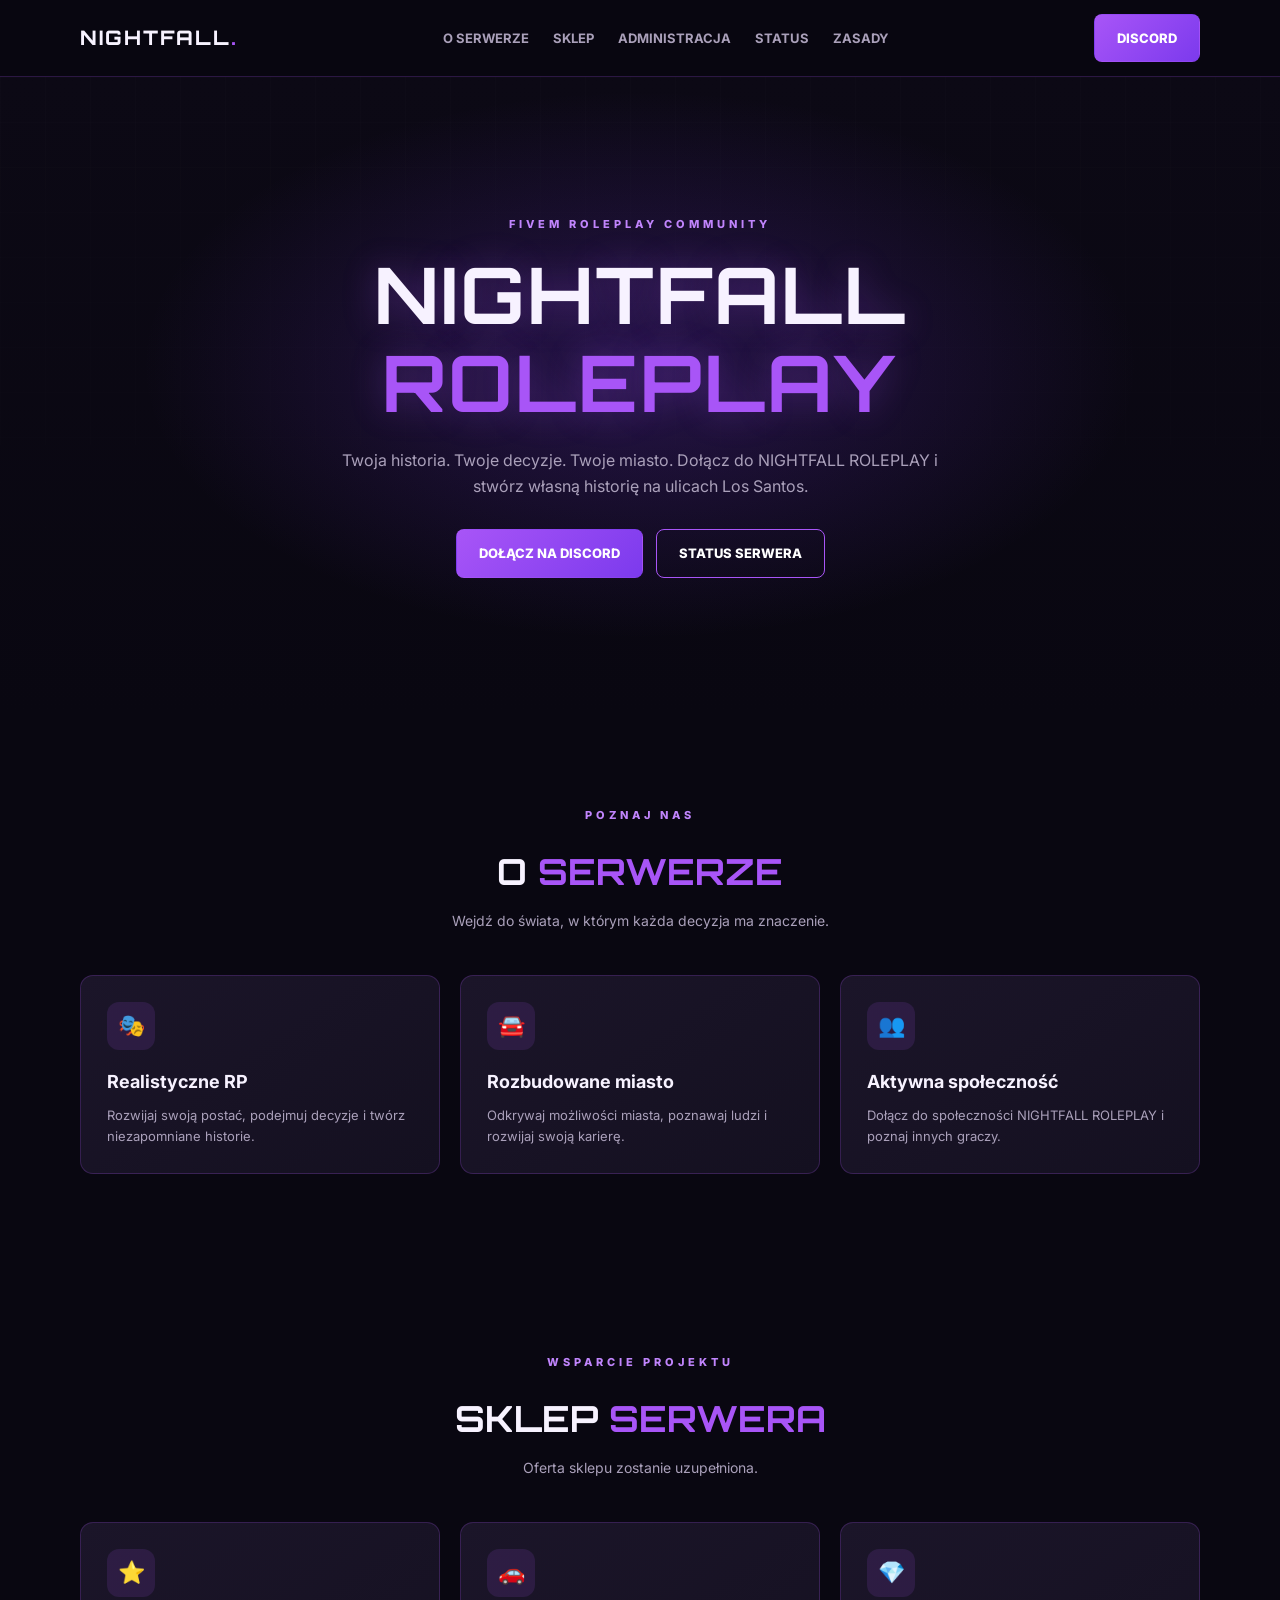
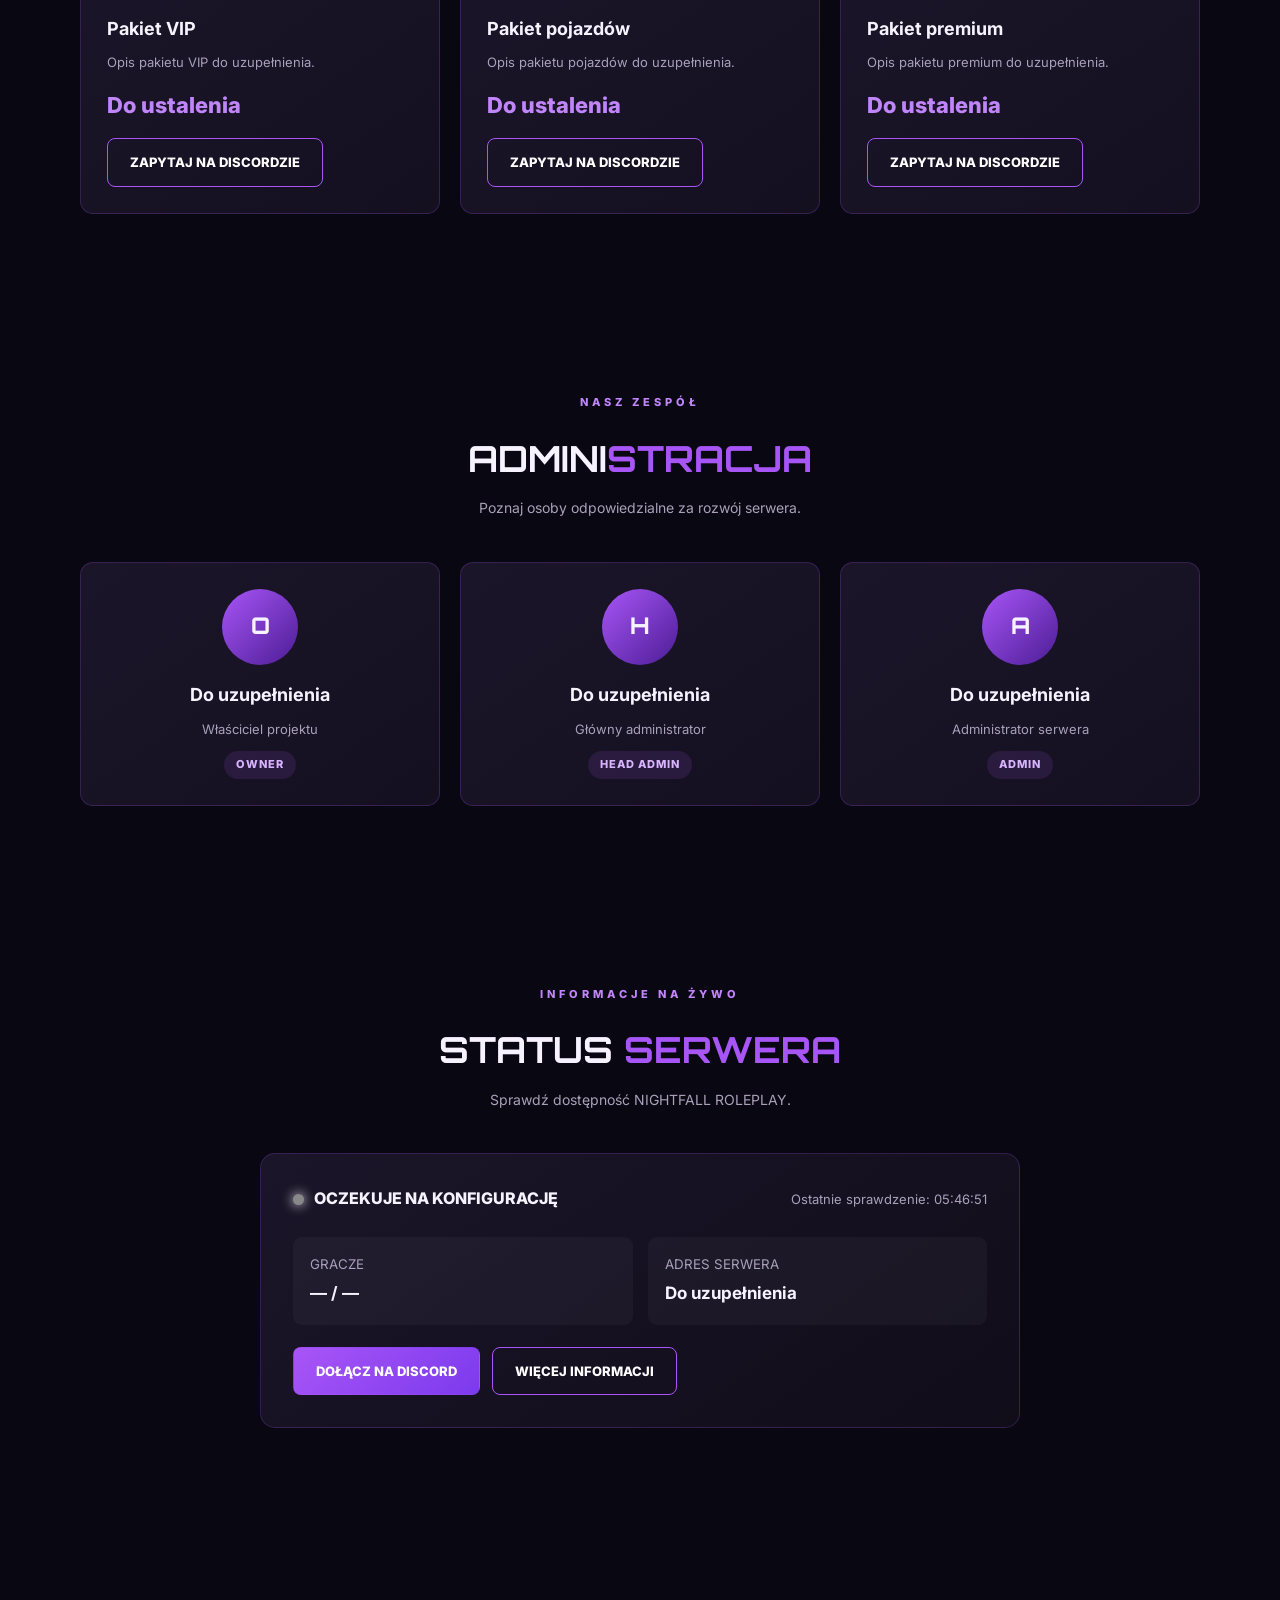
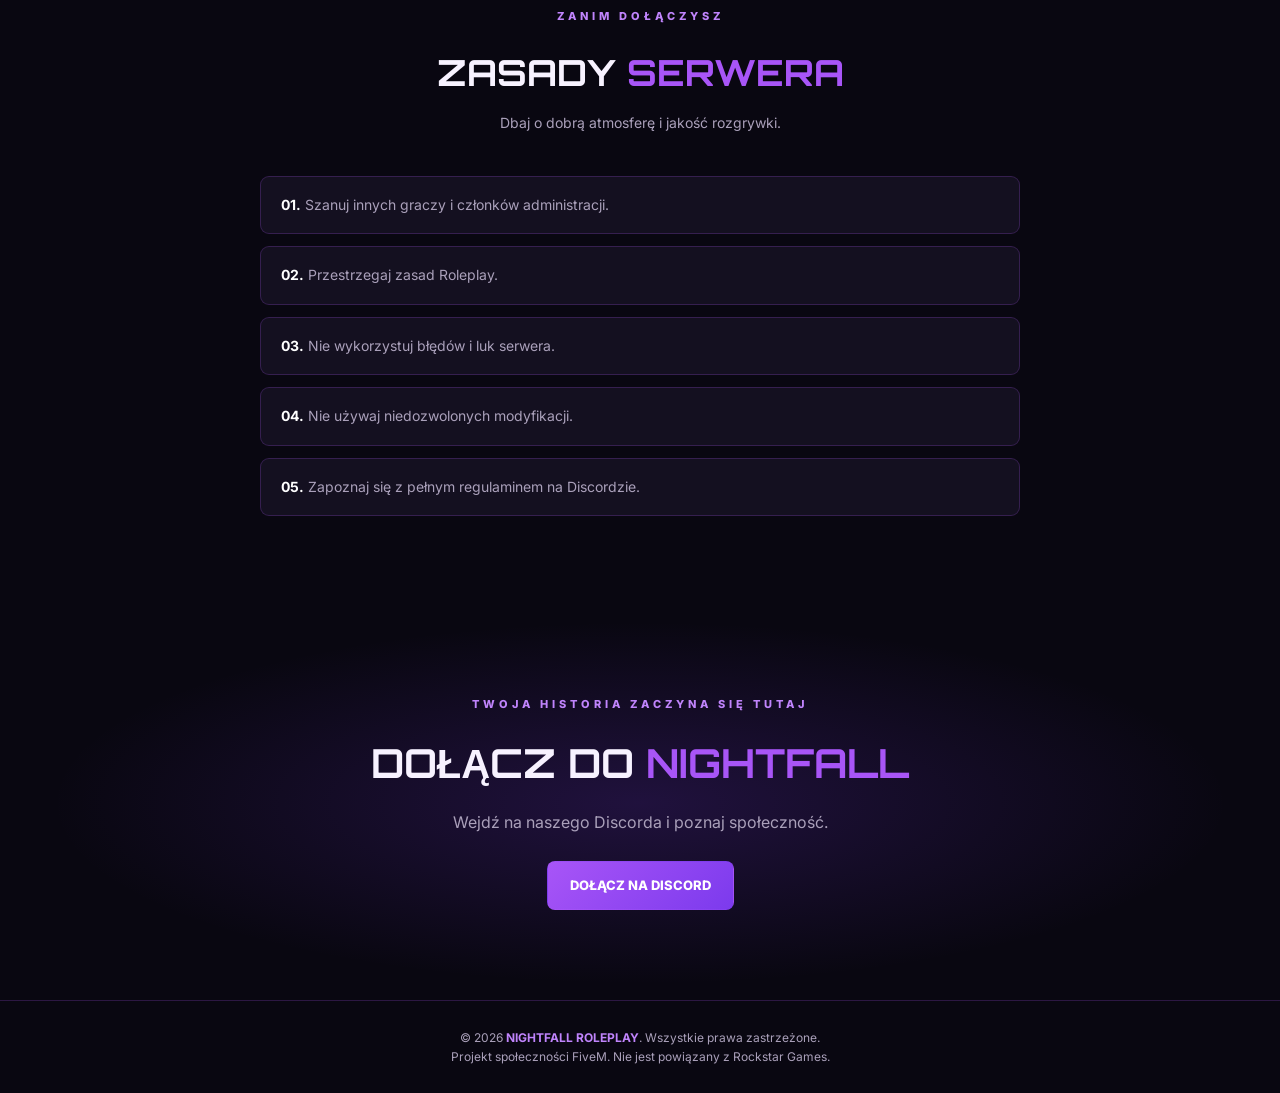
<file: index.html>
<!DOCTYPE html>
<html lang="pl">
<head>
  <meta charset="UTF-8">
  <meta name="viewport" content="width=device-width, initial-scale=1.0">
  <meta name="theme-color" content="#090711">
  <title>NIGHTFALL ROLEPLAY | FiveM</title>
  <meta name="description" content="NIGHTFALL ROLEPLAY — dołącz do naszej społeczności FiveM i rozpocznij swoją historię.">

  <link rel="preconnect" href="https://fonts.googleapis.com">
  <link rel="preconnect" href="https://fonts.gstatic.com" crossorigin>
  <link href="https://fonts.googleapis.com/css2?family=Inter:wght@400;500;600;700;800&family=Orbitron:wght@500;600;700;800&display=swap" rel="stylesheet">

  <style>
    :root {
      --bg: #090711;
      --panel: #141020;
      --panel2: #1b1529;
      --purple: #a855f7;
      --purple2: #7c3aed;
      --text: #f7f2ff;
      --muted: #aaa0ba;
      --border: rgba(168,85,247,.22);
    }

    * { box-sizing: border-box; margin: 0; padding: 0; }

    html { scroll-behavior: smooth; }

    body {
      background: var(--bg);
      color: var(--text);
      font-family: Inter, sans-serif;
      line-height: 1.6;
    }

    a { color: inherit; text-decoration: none; }

    .container {
      width: min(1120px, 90%);
      margin: auto;
    }

    .topbar {
      position: sticky;
      top: 0;
      z-index: 100;
      background: rgba(9,7,17,.92);
      backdrop-filter: blur(14px);
      border-bottom: 1px solid var(--border);
    }

    nav {
      min-height: 76px;
      display: flex;
      align-items: center;
      justify-content: space-between;
      gap: 20px;
    }

    .logo {
      font-family: Orbitron, sans-serif;
      font-weight: 800;
      font-size: 20px;
      letter-spacing: 2px;
    }

    .logo span { color: var(--purple); }

    .nav-links {
      display: flex;
      align-items: center;
      gap: 24px;
      flex-wrap: wrap;
    }

    .nav-links a {
      color: var(--muted);
      font-size: 13px;
      font-weight: 700;
      transition: .2s;
    }

    .nav-links a:hover { color: white; }

    .button {
      display: inline-flex;
      align-items: center;
      justify-content: center;
      padding: 13px 22px;
      border-radius: 8px;
      background: linear-gradient(135deg, var(--purple), var(--purple2));
      color: white;
      font-weight: 800;
      font-size: 13px;
      border: 1px solid transparent;
      transition: .2s;
      cursor: pointer;
    }

    .button:hover {
      transform: translateY(-3px);
      box-shadow: 0 8px 30px rgba(168,85,247,.3);
    }

    .button-outline {
      background: transparent;
      border-color: var(--purple);
    }

    .hero {
      min-height: 640px;
      display: flex;
      align-items: center;
      text-align: center;
      position: relative;
      overflow: hidden;
      background:
        radial-gradient(ellipse at 50% 45%, rgba(124,58,237,.25), transparent 55%),
        linear-gradient(180deg, #0c0915, #090711);
    }

    .hero::before {
      content: "";
      position: absolute;
      inset: 0;
      opacity: .12;
      background-image:
        linear-gradient(rgba(255,255,255,.08) 1px, transparent 1px),
        linear-gradient(90deg, rgba(255,255,255,.08) 1px, transparent 1px);
      background-size: 45px 45px;
      mask-image: linear-gradient(to bottom, black, transparent);
    }

    .hero-content {
      position: relative;
      z-index: 1;
      width: 100%;
    }

    .eyebrow {
      color: #c084fc;
      text-transform: uppercase;
      letter-spacing: 4px;
      font-size: 11px;
      font-weight: 800;
      margin-bottom: 18px;
    }

    h1 {
      font-family: Orbitron, sans-serif;
      font-size: clamp(38px, 8vw, 78px);
      line-height: 1.12;
      letter-spacing: 2px;
      text-shadow: 0 0 35px rgba(168,85,247,.3);
    }

    h1 span { color: var(--purple); }

    .hero p {
      color: var(--muted);
      max-width: 620px;
      margin: 22px auto 30px;
      font-size: 16px;
    }

    .hero-buttons {
      display: flex;
      justify-content: center;
      gap: 13px;
      flex-wrap: wrap;
    }

    .section { padding: 90px 0; }

    .section-heading {
      text-align: center;
      margin-bottom: 42px;
    }

    .section-heading h2 {
      font-family: Orbitron, sans-serif;
      font-size: clamp(25px, 4vw, 36px);
      margin-bottom: 10px;
    }

    .section-heading h2 span { color: var(--purple); }

    .section-heading p {
      color: var(--muted);
      font-size: 14px;
    }

    .grid {
      display: grid;
      grid-template-columns: repeat(3, 1fr);
      gap: 20px;
    }

    .card {
      background: linear-gradient(145deg, var(--panel2), var(--panel));
      border: 1px solid var(--border);
      border-radius: 13px;
      padding: 26px;
      transition: .25s;
    }

    .card:hover {
      transform: translateY(-5px);
      border-color: var(--purple);
      box-shadow: 0 12px 35px rgba(124,58,237,.12);
    }

    .card-icon {
      width: 48px;
      height: 48px;
      display: grid;
      place-items: center;
      border-radius: 12px;
      background: rgba(168,85,247,.13);
      color: #c084fc;
      font-size: 22px;
      margin-bottom: 18px;
    }

    .card h3 { margin-bottom: 9px; font-size: 18px; }
    .card p { color: var(--muted); font-size: 13px; }

    .shop-card {
      display: flex;
      flex-direction: column;
      min-height: 245px;
    }

    .shop-card .button {
      margin-top: auto;
      align-self: flex-start;
    }

    .price {
      color: #c084fc;
      font-weight: 800;
      font-size: 22px;
      margin: 15px 0;
    }

    .staff-card { text-align: center; }

    .avatar {
      width: 76px;
      height: 76px;
      border-radius: 50%;
      margin: 0 auto 16px;
      display: grid;
      place-items: center;
      background: linear-gradient(135deg, #a855f7, #4c1d95);
      font-family: Orbitron, sans-serif;
      font-size: 23px;
      font-weight: 800;
    }

    .rank {
      display: inline-block;
      margin-top: 12px;
      padding: 5px 12px;
      border-radius: 20px;
      color: #d8b4fe;
      background: rgba(168,85,247,.13);
      font-size: 11px;
      font-weight: 800;
      text-transform: uppercase;
      letter-spacing: 1px;
    }

    .status-box {
      max-width: 760px;
      margin: auto;
      background: linear-gradient(145deg, #1b1529, #100d19);
      border: 1px solid var(--border);
      border-radius: 15px;
      padding: 32px;
    }

    .status-top {
      display: flex;
      justify-content: space-between;
      align-items: center;
      gap: 15px;
      flex-wrap: wrap;
      margin-bottom: 25px;
    }

    .status-label {
      display: flex;
      align-items: center;
      gap: 10px;
      font-weight: 800;
    }

    .status-dot {
      width: 11px;
      height: 11px;
      background: #888;
      border-radius: 50%;
      box-shadow: 0 0 12px currentColor;
    }

    .status-dot.online { background: #22c55e; }
    .status-dot.offline { background: #ef4444; }

    .status-value {
      color: var(--muted);
      font-size: 13px;
    }

    .status-details {
      display: grid;
      grid-template-columns: 1fr 1fr;
      gap: 15px;
    }

    .status-item {
      background: rgba(255,255,255,.035);
      padding: 17px;
      border-radius: 9px;
    }

    .status-item small {
      display: block;
      color: var(--muted);
      margin-bottom: 5px;
    }

    .status-item strong { font-size: 17px; }

    .status-actions {
      display: flex;
      gap: 12px;
      flex-wrap: wrap;
      margin-top: 22px;
    }

    .rules-list {
      max-width: 760px;
      margin: auto;
      display: grid;
      gap: 12px;
    }

    .rule {
      background: var(--panel);
      border: 1px solid var(--border);
      border-radius: 9px;
      padding: 17px 20px;
      color: var(--muted);
      font-size: 14px;
    }

    .rule strong { color: white; }

    .join {
      text-align: center;
      background: radial-gradient(ellipse at center, rgba(124,58,237,.2), transparent 65%);
    }

    .join h2 {
      font-family: Orbitron, sans-serif;
      font-size: clamp(25px, 5vw, 40px);
      margin-bottom: 15px;
    }

    .join p {
      color: var(--muted);
      margin-bottom: 25px;
    }

    footer {
      padding: 27px 0;
      border-top: 1px solid var(--border);
      text-align: center;
      color: var(--muted);
      font-size: 12px;
    }

    footer strong { color: #c084fc; }

    @media (max-width: 760px) {
      .nav-links { display: none; }
      .grid { grid-template-columns: 1fr; }
      .hero { min-height: 570px; }
      .section { padding: 65px 0; }
      .status-box { padding: 22px; }
    }

    @media (max-width: 420px) {
      .status-details { grid-template-columns: 1fr; }
    }
  </style>
</head>

<body>

  <!-- NAWIGACJA -->
  <header class="topbar">
    <div class="container">
      <nav>
        <a href="#home" class="logo">NIGHTFALL<span>.</span></a>

        <div class="nav-links">
          <a href="#about">O SERWERZE</a>
          <a href="#shop">SKLEP</a>
          <a href="#staff">ADMINISTRACJA</a>
          <a href="#status">STATUS</a>
          <a href="#rules">ZASADY</a>
        </div>

        <a class="button" href="https://discord.gg/Mjj7eZb8P" target="_blank" rel="noopener">
          DISCORD
        </a>
      </nav>
    </div>
  </header>

  <!-- HERO -->
  <main>
    <section class="hero" id="home">
      <div class="container hero-content">
        <div class="eyebrow">FiveM Roleplay Community</div>
        <h1>NIGHTFALL<br><span>ROLEPLAY</span></h1>
        <p>
          Twoja historia. Twoje decyzje. Twoje miasto.
          Dołącz do NIGHTFALL ROLEPLAY i stwórz własną historię na ulicach Los Santos.
        </p>

        <div class="hero-buttons">
          <a class="button" href="https://discord.gg/Mjj7eZb8P" target="_blank" rel="noopener">
            DOŁĄCZ NA DISCORD
          </a>
          <a class="button button-outline" href="#status">
            STATUS SERWERA
          </a>
        </div>
      </div>
    </section>

    <!-- O SERWERZE -->
    <section class="section" id="about">
      <div class="container">
        <div class="section-heading">
          <div class="eyebrow">Poznaj nas</div>
          <h2>O <span>SERWERZE</span></h2>
          <p>Wejdź do świata, w którym każda decyzja ma znaczenie.</p>
        </div>

        <div class="grid">
          <div class="card">
            <div class="card-icon">🎭</div>
            <h3>Realistyczne RP</h3>
            <p>Rozwijaj swoją postać, podejmuj decyzje i twórz niezapomniane historie.</p>
          </div>

          <div class="card">
            <div class="card-icon">🚘</div>
            <h3>Rozbudowane miasto</h3>
            <p>Odkrywaj możliwości miasta, poznawaj ludzi i rozwijaj swoją karierę.</p>
          </div>

          <div class="card">
            <div class="card-icon">👥</div>
            <h3>Aktywna społeczność</h3>
            <p>Dołącz do społeczności NIGHTFALL ROLEPLAY i poznaj innych graczy.</p>
          </div>
        </div>
      </div>
    </section>

    <!-- SKLEP -->
    <section class="section" id="shop">
      <div class="container">
        <div class="section-heading">
          <div class="eyebrow">Wsparcie projektu</div>
          <h2>SKLEP <span>SERWERA</span></h2>
          <p>Oferta sklepu zostanie uzupełniona.</p>
        </div>

        <div class="grid">
          <div class="card shop-card">
            <div class="card-icon">⭐</div>
            <h3>Pakiet VIP</h3>
            <p>Opis pakietu VIP do uzupełnienia.</p>
            <div class="price">Do ustalenia</div>
            <a class="button button-outline shop-link" href="https://discord.gg/Mjj7eZb8P">
              ZAPYTAJ NA DISCORDZIE
            </a>
          </div>

          <div class="card shop-card">
            <div class="card-icon">🚗</div>
            <h3>Pakiet pojazdów</h3>
            <p>Opis pakietu pojazdów do uzupełnienia.</p>
            <div class="price">Do ustalenia</div>
            <a class="button button-outline shop-link" href="https://discord.gg/Mjj7eZb8P">
              ZAPYTAJ NA DISCORDZIE
            </a>
          </div>

          <div class="card shop-card">
            <div class="card-icon">💎</div>
            <h3>Pakiet premium</h3>
            <p>Opis pakietu premium do uzupełnienia.</p>
            <div class="price">Do ustalenia</div>
            <a class="button button-outline shop-link" href="https://discord.gg/Mjj7eZb8P">
              ZAPYTAJ NA DISCORDZIE
            </a>
          </div>
        </div>
      </div>
    </section>

    <!-- ADMINISTRACJA -->
    <section class="section" id="staff">
      <div class="container">
        <div class="section-heading">
          <div class="eyebrow">Nasz zespół</div>
          <h2>ADMINI<span>STRACJA</span></h2>
          <p>Poznaj osoby odpowiedzialne za rozwój serwera.</p>
        </div>

        <div class="grid">
          <div class="card staff-card">
            <div class="avatar">O</div>
            <h3>Do uzupełnienia</h3>
            <p>Właściciel projektu</p>
            <span class="rank">OWNER</span>
          </div>

          <div class="card staff-card">
            <div class="avatar">H</div>
            <h3>Do uzupełnienia</h3>
            <p>Główny administrator</p>
            <span class="rank">HEAD ADMIN</span>
          </div>

          <div class="card staff-card">
            <div class="avatar">A</div>
            <h3>Do uzupełnienia</h3>
            <p>Administrator serwera</p>
            <span class="rank">ADMIN</span>
          </div>
        </div>
      </div>
    </section>

    <!-- STATUS -->
    <section class="section" id="status">
      <div class="container">
        <div class="section-heading">
          <div class="eyebrow">Informacje na żywo</div>
          <h2>STATUS <span>SERWERA</span></h2>
          <p>Sprawdź dostępność NIGHTFALL ROLEPLAY.</p>
        </div>

        <div class="status-box">
          <div class="status-top">
            <div class="status-label">
              <span class="status-dot" id="statusDot"></span>
              <span id="statusText">OCZEKUJE NA KONFIGURACJĘ</span>
            </div>
            <span class="status-value" id="lastCheck">Status nie został jeszcze sprawdzony</span>
          </div>

          <div class="status-details">
            <div class="status-item">
              <small>GRACZE</small>
              <strong id="players">— / —</strong>
            </div>

            <div class="status-item">
              <small>ADRES SERWERA</small>
              <strong id="serverAddress">Do uzupełnienia</strong>
            </div>
          </div>

          <div class="status-actions">
            <a class="button" id="connectButton" href="https://discord.gg/Mjj7eZb8P">
              DOŁĄCZ NA DISCORD
            </a>
            <a class="button button-outline" href="https://discord.gg/Mjj7eZb8P" target="_blank" rel="noopener">
              WIĘCEJ INFORMACJI
            </a>
          </div>
        </div>
      </div>
    </section>

    <!-- ZASADY -->
    <section class="section" id="rules">
      <div class="container">
        <div class="section-heading">
          <div class="eyebrow">Zanim dołączysz</div>
          <h2>ZASADY <span>SERWERA</span></h2>
          <p>Dbaj o dobrą atmosferę i jakość rozgrywki.</p>
        </div>

        <div class="rules-list">
          <div class="rule"><strong>01.</strong> Szanuj innych graczy i członków administracji.</div>
          <div class="rule"><strong>02.</strong> Przestrzegaj zasad Roleplay.</div>
          <div class="rule"><strong>03.</strong> Nie wykorzystuj błędów i luk serwera.</div>
          <div class="rule"><strong>04.</strong> Nie używaj niedozwolonych modyfikacji.</div>
          <div class="rule"><strong>05.</strong> Zapoznaj się z pełnym regulaminem na Discordzie.</div>
        </div>
      </div>
    </section>

    <!-- DISCORD -->
    <section class="section join">
      <div class="container">
        <div class="eyebrow">Twoja historia zaczyna się tutaj</div>
        <h2>DOŁĄCZ DO <span style="color:#a855f7">NIGHTFALL</span></h2>
        <p>Wejdź na naszego Discorda i poznaj społeczność.</p>
        <a class="button" href="https://discord.gg/Mjj7eZb8P" target="_blank" rel="noopener">
          DOŁĄCZ NA DISCORD
        </a>
      </div>
    </section>
  </main>

  <footer>
    <div class="container">
      © <span id="year"></span> <strong>NIGHTFALL ROLEPLAY</strong>. Wszystkie prawa zastrzeżone.
      <br>Projekt społeczności FiveM. Nie jest powiązany z Rockstar Games.
    </div>
  </footer>

  <script>
    // ==========================================
    // KONFIGURACJA STRONY NIGHTFALL ROLEPLAY
    // ==========================================

    const CONFIG = {
      // Wpisz tutaj publiczny adres IP serwera.
      SERVER_IP: "",

      // Domyślny port FiveM. Zmień, jeśli używasz innego.
      SERVER_PORT: "30120",

      // Opcjonalny kod serwera Cfx.re, jeśli go posiadasz.
      // Przykład: abc123
      CFX_SERVER_CODE: ""
    };

    // ==========================================
    // AUTOMATYCZNY STATUS SERWERA
    // ==========================================

    const statusText = document.getElementById("statusText");
    const statusDot = document.getElementById("statusDot");
    const players = document.getElementById("players");
    const serverAddress = document.getElementById("serverAddress");
    const connectButton = document.getElementById("connectButton");
    const lastCheck = document.getElementById("lastCheck");

    document.getElementById("year").textContent = new Date().getFullYear();

    function setStatus(text, state, playerCount = "— / —") {
      statusText.textContent = text;
      statusDot.className = "status-dot " + state;
      players.textContent = playerCount;
      lastCheck.textContent = "Ostatnie sprawdzenie: " +
        new Date().toLocaleTimeString("pl-PL");
    }

    async function checkServerStatus() {
      if (!CONFIG.CFX_SERVER_CODE) {
        setStatus("OCZEKUJE NA KONFIGURACJĘ", "", "— / —");
        serverAddress.textContent = CONFIG.SERVER_IP
          ? CONFIG.SERVER_IP + ":" + CONFIG.SERVER_PORT
          : "Do uzupełnienia";
        return;
      }

      setStatus("SPRAWDZANIE...", "", "— / —");

      try {
        const response = await fetch(
          "https://servers-frontend.fivem.net/api/servers/single/" +
          encodeURIComponent(CONFIG.CFX_SERVER_CODE),
          { cache: "no-store" }
        );

        if (!response.ok) throw new Error("Nie udało się pobrać statusu");

        const result = await response.json();
        const data = result.Data;

        if (!data) throw new Error("Brak danych serwera");

        const currentPlayers = data.clients ?? 0;
        const maxPlayers = data.sv_maxclients ?? "?";

        setStatus("SERWER ONLINE", "online",
          currentPlayers + " / " + maxPlayers);

        serverAddress.textContent = CONFIG.SERVER_IP
          ? CONFIG.SERVER_IP + ":" + CONFIG.SERVER_PORT
          : "Adres ukryty / niepodany";

      } catch (error) {
        setStatus("SERWER OFFLINE LUB BRAK DANYCH", "offline", "— / —");
      }
    }

    if (CONFIG.SERVER_IP) {
      serverAddress.textContent =
        CONFIG.SERVER_IP + ":" + CONFIG.SERVER_PORT;

      connectButton.href =
        "fivem://connect/" + CONFIG.SERVER_IP + ":" + CONFIG.SERVER_PORT;

      connectButton.textContent = "POŁĄCZ Z SERWEREM";
    }

    checkServerStatus();

    if (CONFIG.CFX_SERVER_CODE) {
      setInterval(checkServerStatus, 60000);
    }
  </script>

</body>
</html>
</file>
